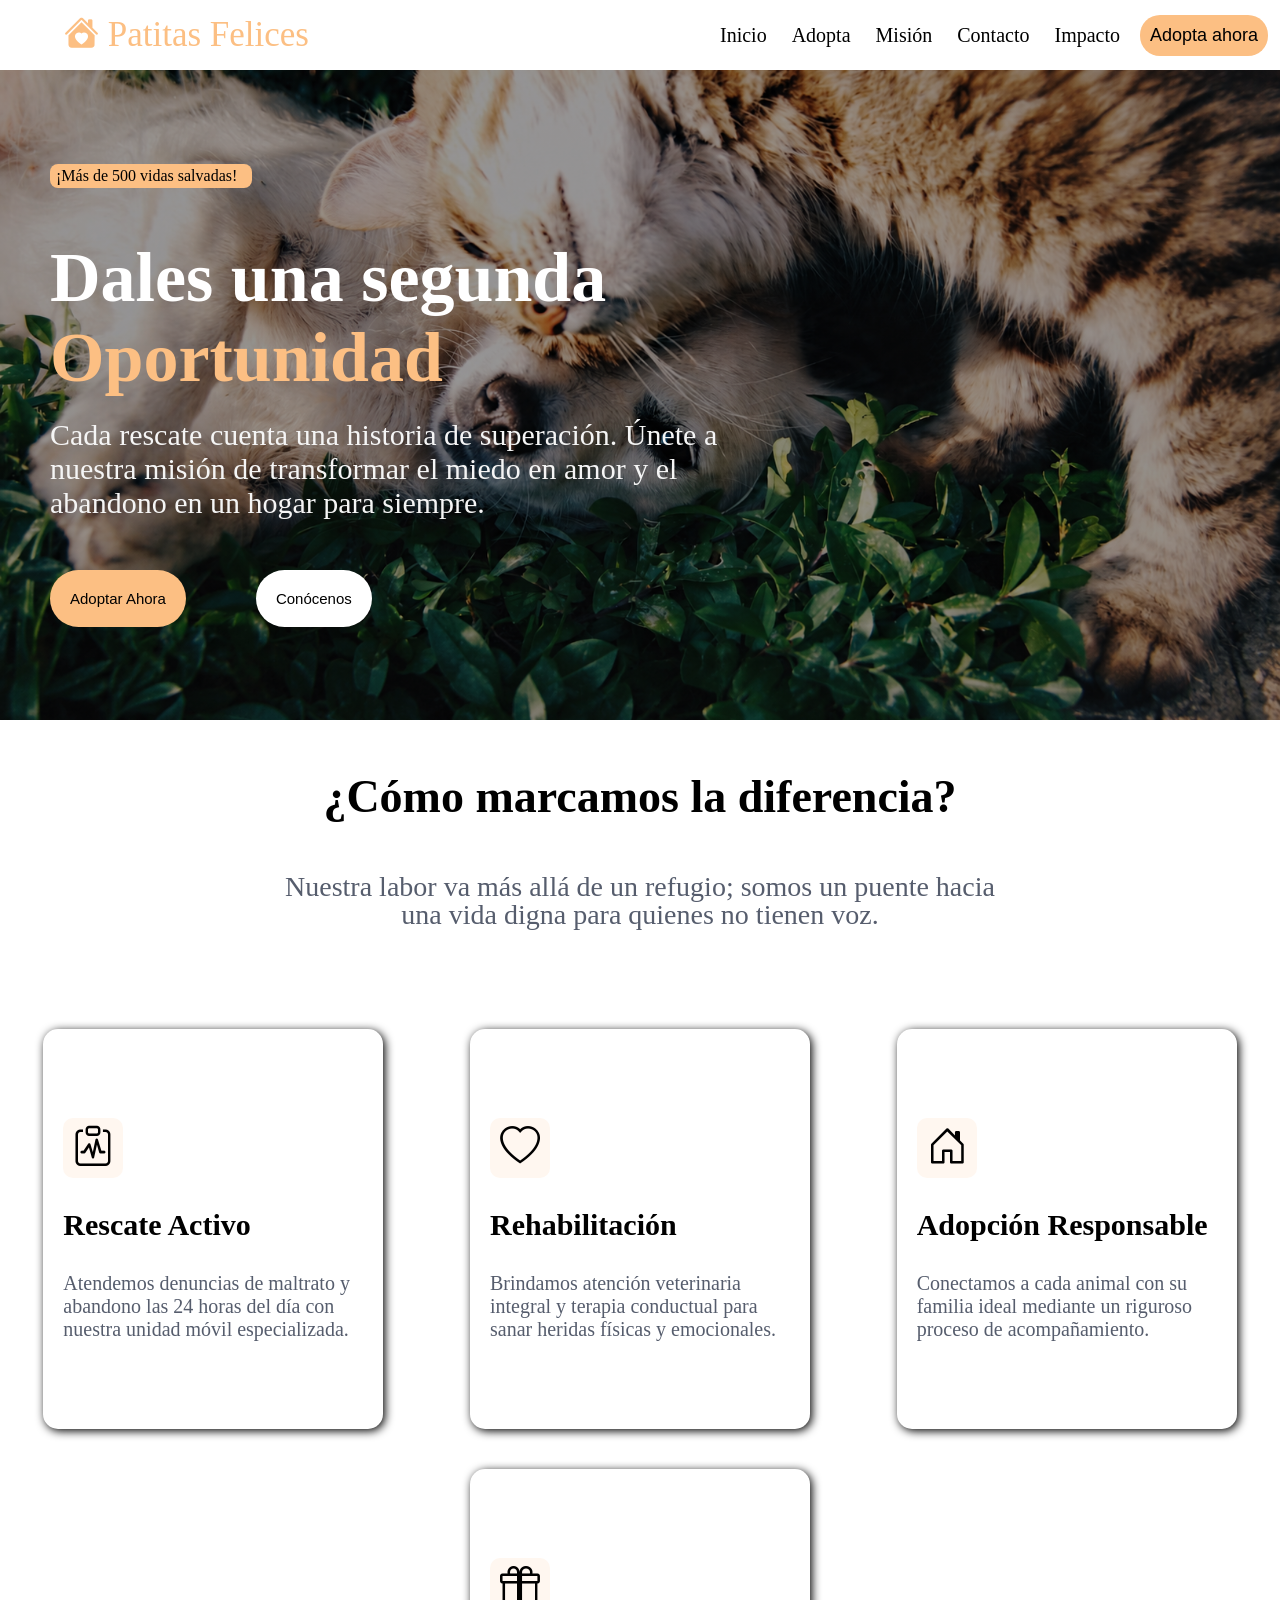
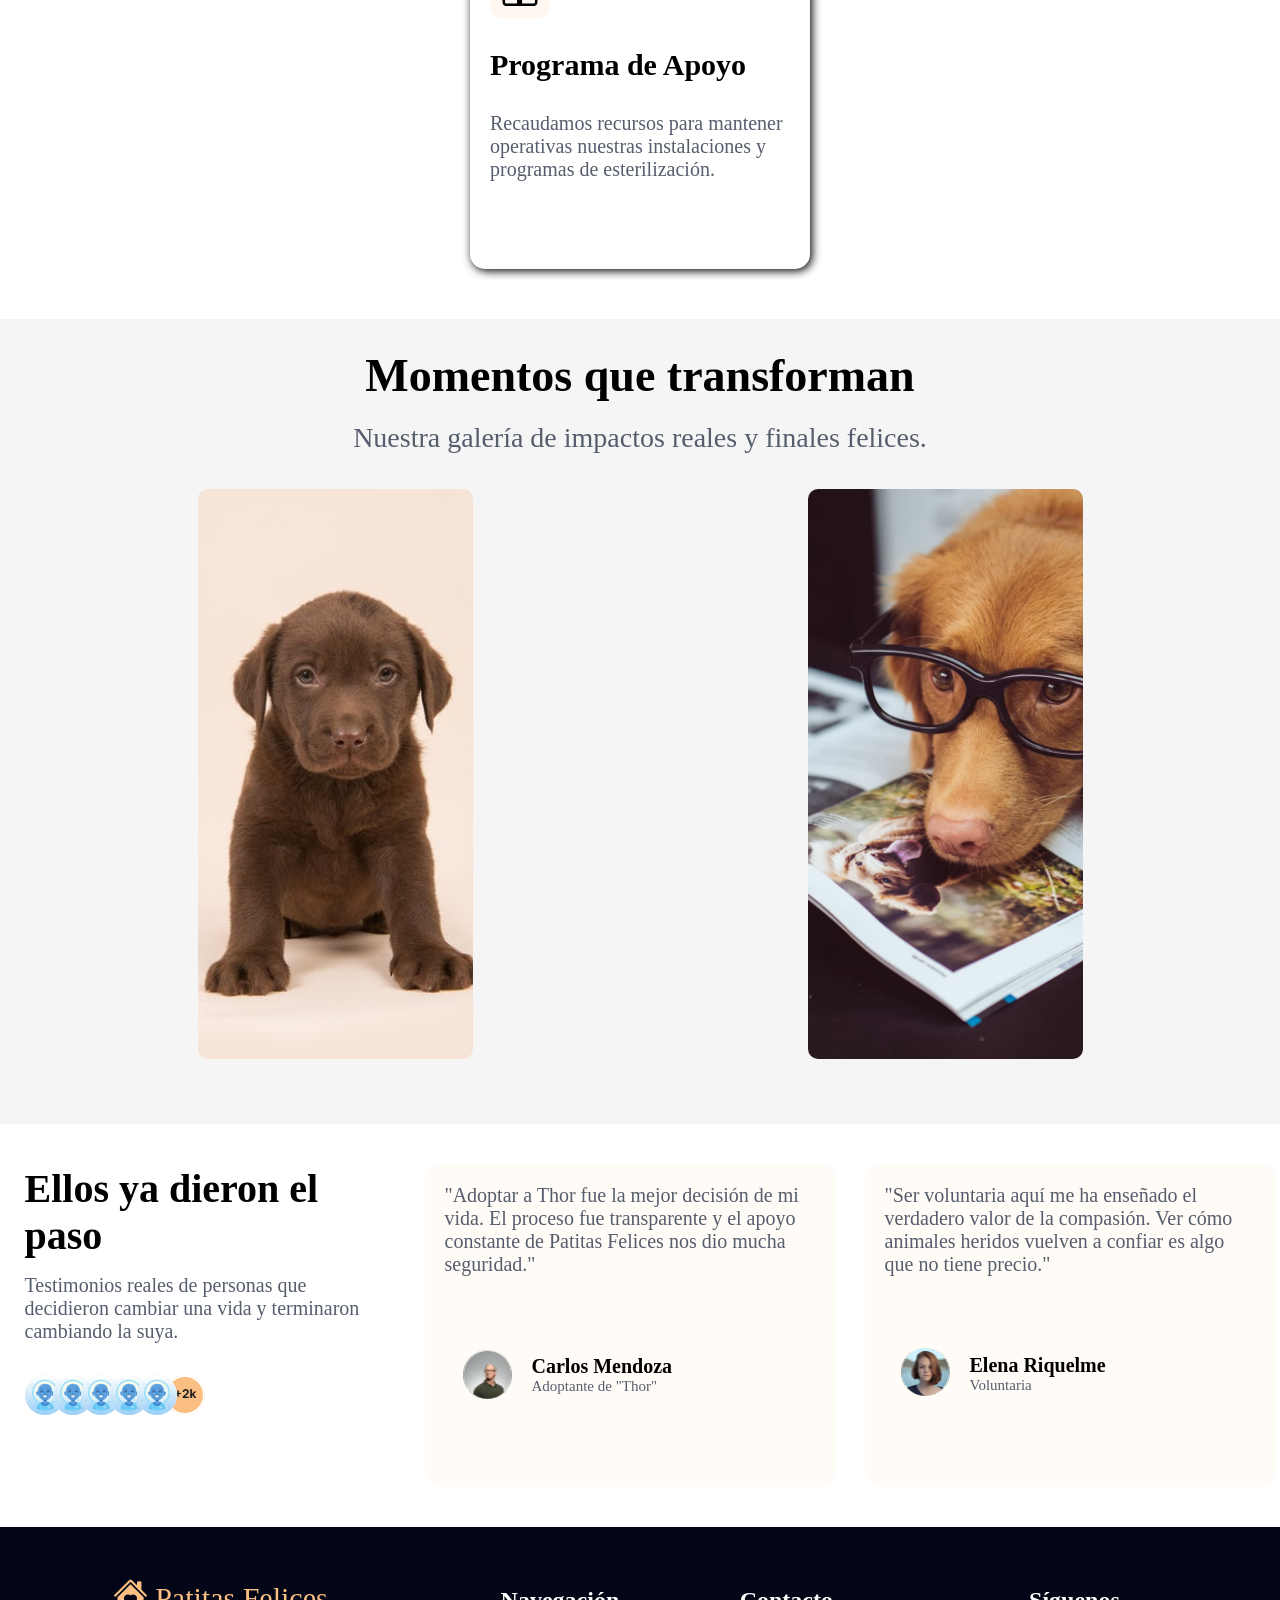
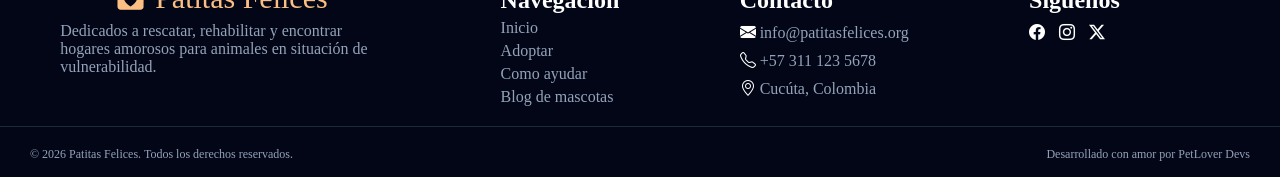
<file: index.html>
<!DOCTYPE html>
<html lang="es">

<head>
  <meta charset="UTF-8" />
  <meta name="viewport" content="width=device-width, initial-scale=1.0" />
  <link rel="stylesheet" href="/css/style.css" />
  <link rel="stylesheet" href="https://cdn.jsdelivr.net/npm/bootstrap-icons@1.13.1/font/bootstrap-icons.min.css" />
  <title>Patitas Felices</title>
</head>

<body>
  <header>
    <div class="titulo-nav">
      <i class="bi bi-house-heart-fill icon-nav"></i>
      Patitas Felices
    </div>
    <nav class="nav">
      <div class="enlaces-nav">
        <span>
          <i class="bi bi-heart"></i>
          <a href="index.html">Inicio</a>
        </span>
        <span>
          <i class="bi bi-search-heart"></i>
          <a href="adopcion.html">Adopta</a>
        </span>
        <span>
          <i class="bi bi-award"></i>
          <a href="mision.html#mision">Misión</a>
        </span>
        <span>
          <i class="bi bi-info-circle"></i>
          <a href="contacto.html">Contacto</a>
        </span>
        <span>
          <i class="bi bi-bar-chart"></i>
          <a href="impacto.html">Impacto</a>
        </span>
      </div>

      <a href="adopcion.html" class="btn-nav-a"
        ><button class="btn-nav">Adopta ahora</button></a
      >
    </nav>

  </header>
  <div class="fondo-nav"></div>
  <main>
    <div class="img">
      <p class="p-1">¡Más de 500 vidas salvadas!</p>
      <h2 class="h2-1">Dales una segunda</h2>
      <h2 class="h2-2">Oportunidad</h2>
      <p class="p-2">
        Cada rescate cuenta una historia de superación. Únete a nuestra misión
        de transformar el miedo en amor y el abandono en un hogar para
        siempre.
      </p>
      <div class="cont-btn-main">
        <a href="adopcion.html"><button class="btn-1">Adoptar Ahora</button></a>
        <a href="mision.html#mision"><button class="btn-2">Conócenos</button></a>
      </div>
    </div>

    <div class="cont-destacadas">
      <h2 class="titulo-principal">¿Cómo marcamos la diferencia?</h2>
      <p class="parrafo-principal">
        Nuestra labor va más allá de un refugio; somos un puente hacia una
        vida digna para quienes no tienen voz.
      </p>
      <div class="cont-tarjetas">
        <div class="tarjeta">
          <span><i class="bi bi-clipboard-pulse"></i></span>
          <h2>Rescate Activo</h2>
          <p>
            Atendemos denuncias de maltrato y abandono las 24 horas del día
            con nuestra unidad móvil especializada.
          </p>
        </div>
        <div class="tarjeta">
          <span><i class="bi bi-heart"></i></span>
          <h2>Rehabilitación</h2>
          <p>
            Brindamos atención veterinaria integral y terapia conductual para
            sanar heridas físicas y emocionales.
          </p>
        </div>

        <div class="tarjeta">
          <span><i class="bi bi-house-door"></i></span>
          <h2>Adopción Responsable</h2>
          <p>
            Conectamos a cada animal con su familia ideal mediante un riguroso
            proceso de acompañamiento.
          </p>
        </div>

        <div class="tarjeta">
          <span><i class="bi bi-gift"></i></span>
          <h2>Programa de Apoyo</h2>
          <p>
            Recaudamos recursos para mantener operativas nuestras
            instalaciones y programas de esterilización.
          </p>
        </div>
      </div>
    </div>
    <div class="cont-carrusel">

      <h2>Momentos que transforman</h2>
      <p>Nuestra galería de impactos reales y finales felices.</p>
      <div class="cont-imgs">
        <div class="img-1"></div>

        <div class="cont-img">
          <div class="img-2"></div>
          <div class="img-3"></div>
        </div>
        <div class="img-4"></div>
      </div>


    </div>
    </div>

    <section class="testimonios">

      <div class="cont-principal-test">
        <h2>Ellos ya dieron el paso</h2>
        <p>Testimonios reales de personas que decidieron cambiar una vida y terminaron cambiando la suya.</p>
        <img src="/img/visily-container.png" alt="">
      </div>

      <div class="cont-tarjeta-test">
        <p>"Adoptar a Thor fue la mejor decisión de mi vida. El proceso fue transparente y el apoyo constante de Patitas
          Felices nos dio mucha seguridad."</p>
        <div class="cont-persona">
          <img src="/img/visily-avatar.png" alt="">
          <span>
            <h4>Carlos Mendoza</h4>
            <p>Adoptante de "Thor"</p>
          </span>
        </div>
      </div>

      <div class="cont-tarjeta-test">
        <p>"Ser voluntaria aquí me ha enseñado el verdadero valor de la compasión. Ver cómo animales heridos vuelven a
          confiar es algo que no tiene precio."</p>
        <div class="cont-persona">
          <img src="/img/visily-avatar2.png" alt="">
          <span>
            <h4>Elena Riquelme</h4>
            <p>Voluntaria</p>
          </span>
        </div>
      </div>

    </section>

  </main>
  <footer>

    <div class="cont-principal">

      <div class="cont-logo">
        <span><i class="bi bi-house-heart-fill icon-nav"></i> Patitas
          Felices</span>
        <p>
          Dedicados a rescatar, rehabilitar y encontrar hogares amorosos para
          animales en situación de vulnerabilidad.
        </p>
      </div>

      <div class="cont-nav">
        <h2>Navegación</h2>
        <a href="index.html">Inicio</a>
        <a href="adopcion.html">Adoptar</a>
        <a href="contacto.html">Como ayudar</a>
        <a href="adopcion.html">Blog de mascotas</a>
      </div>

      <div class="cont-contacto-footer">
        <h2>Contacto</h2>
        <span><i class="bi bi-envelope-fill icon-redes"></i>
          info@patitasfelices.org</span>
        <span><i class="bi bi-telephone icon-redes"></i> +57 311 123 5678</span>
        <span><i class="bi bi-geo-alt icon-redes"></i> Cucúta, Colombia</span>
      </div>

      <div class="cont-redes">
        <h2>Síguenos</h2>
        <span>
          <a href="#"><i class="bi bi-facebook icon-redes"></i></a>
          <a href="#"><i class="bi bi-instagram icon-redes"></i></a>
          <a href="#"><i class="bi bi-twitter-x icon-redes"></i></a>
        </span>
      </div>

    </div>

    <hr />

    <div class="cont-derechAutor">
      <span>© 2026 Patitas Felices. Todos los derechos reservados.</span>
      <span>Desarrollado con amor por PetLover Devs</span>
    </div>

  </footer>
  <div class="fondo-nav-cel"></div>
</body>

</html>
</file>
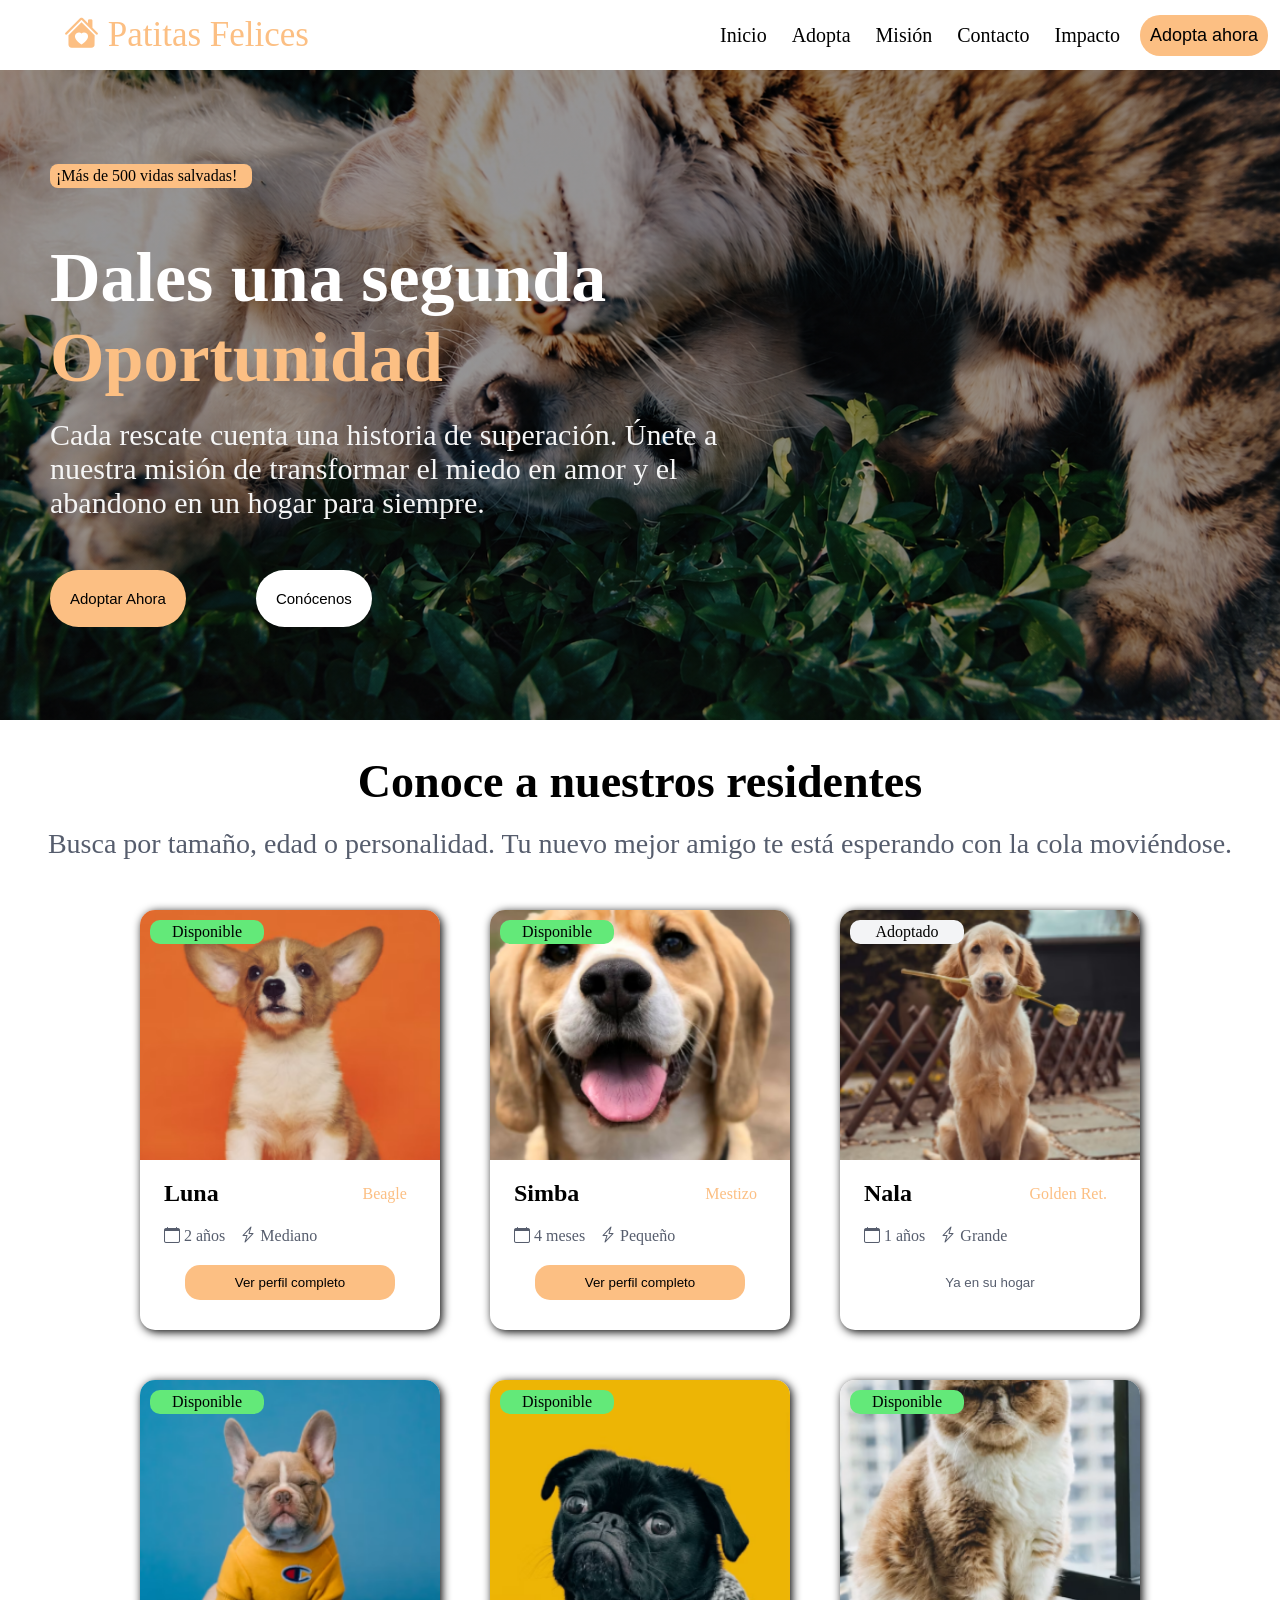
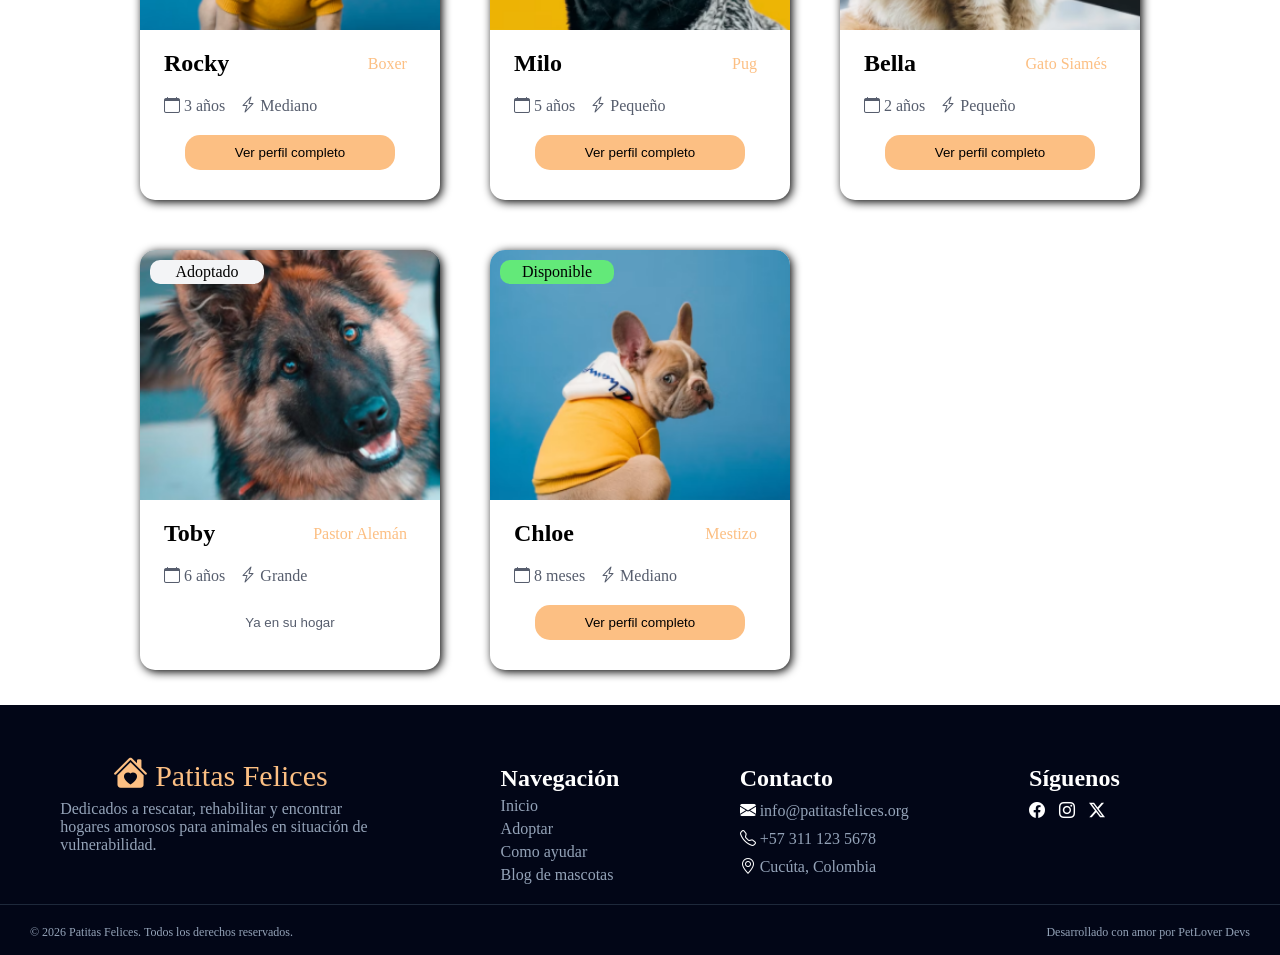
<file: adopcion.html>
<!DOCTYPE html>
<html lang="es">

<head>
    <meta charset="UTF-8">
    <meta name="viewport" content="width=device-width, initial-scale=1.0">
    <link rel="stylesheet" href="https://cdn.jsdelivr.net/npm/bootstrap-icons@1.13.1/font/bootstrap-icons.min.css">
    <link rel="stylesheet" href="/css/style.css">
    <title>Adopción</title>
</head>

<body>
    <header>
        <div class="titulo-nav">
            <i class="bi bi-house-heart-fill icon-nav"></i>
            Patitas Felices
        </div>
        <nav class="nav">
            <div class="enlaces-nav">
              <span>
                <i class="bi bi-heart"></i>
                <a href="index.html">Inicio</a>
              </span>
              <span>
                <i class="bi bi-search-heart"></i>
                <a href="adopcion.html">Adopta</a>
              </span>
              <span>
                <i class="bi bi-award"></i>
                <a href="mision.html#mision">Misión</a>
              </span>
              <span>
                <i class="bi bi-info-circle"></i>
                <a href="contacto.html">Contacto</a>
              </span>
              <span>
                <i class="bi bi-bar-chart"></i>
                <a href="impacto.html">Impacto</a>
              </span>
            </div>
    
            <a href="adopcion.html" class="btn-nav-a"
              ><button class="btn-nav">Adopta ahora</button></a
            >
          </nav>

    </header>
    <div class="fondo-nav"></div>
    <main>
        <div class="img">
            <p class="p-1">¡Más de 500 vidas salvadas!</p>
            <h2 class="h2-1">Dales una segunda</h2>
            <h2 class="h2-2">Oportunidad</h2>
            <p class="p-2">
                Cada rescate cuenta una historia de superación. Únete a nuestra misión
                de transformar el miedo en amor y el abandono en un hogar para
                siempre.
            </p>
            <div class="cont-btn-main">
                <a href="adopcion.html"><button class="btn-1">Adoptar Ahora</button></a>
                <a href="mision.html#mision"><button class="btn-2">Conócenos</button></a>
            </div>
        </div>
        <section class="cont-adopcion">
            <h2>Conoce a nuestros residentes</h2>
            <p>Busca por tamaño, edad o personalidad. Tu nuevo mejor amigo te está esperando con la cola moviéndose.</p>
            <div class="tarjetas-animales">

                <div class="tarjeta-animal">
                    <div class="img-adop-1 img-adop">
                        <p>Disponible</p>
                    </div>
                    <span class="tarjeta-titulo">
                        <h2>Luna</h2>
                        <p>Beagle</p>
                    </span>
                    <span class="tarjeta-descripcion">
                        <p><i class="bi bi-calendar"></i> 2 años</p>
                        <p><i class="bi bi-lightning-charge"></i> Mediano</p>
                    </span>
                    <a href="perfil.html#perfil"><button>Ver perfil completo</button></a>
                </div>
                <div class="tarjeta-animal">
                    <div class="img-adop-2 img-adop">
                        <p>Disponible</p>
                    </div>
                    <span class="tarjeta-titulo">
                        <h2>Simba</h2>
                        <p>Mestizo</p>
                    </span>
                    <span class="tarjeta-descripcion">
                        <p><i class="bi bi-calendar"></i> 4 meses</p>
                        <p><i class="bi bi-lightning-charge"></i> Pequeño</p>
                    </span>
                    <a href="perfil.html#perfil"><button>Ver perfil completo</button></a>

                </div>
                <div class="tarjeta-animal">
                    <div class="img-adop-3 img-adop">
                        <p>Adoptado</p>
                    </div>
                    <span class="tarjeta-titulo">
                        <h2>Nala</h2>
                        <p>Golden Ret.</p>
                    </span>
                    <span class="tarjeta-descripcion">
                        <p><i class="bi bi-calendar"></i> 1 años</p>
                        <p><i class="bi bi-lightning-charge"></i> Grande</p>
                    </span>
                    <button class="tarjeta-adop">Ya en su hogar</button>
                </div>
                <div class="tarjeta-animal">
                    <div class="img-adop-4 img-adop">
                        <p>Disponible</p>
                    </div>
                    <span class="tarjeta-titulo">
                        <h2>Rocky</h2>
                        <p>Boxer</p>
                    </span>
                    <span class="tarjeta-descripcion">
                        <p><i class="bi bi-calendar"></i> 3 años</p>
                        <p><i class="bi bi-lightning-charge"></i> Mediano</p>
                    </span>
                    <a href="perfil.html#perfil"><button>Ver perfil completo</button></a>
                </div>
                <div class="tarjeta-animal">
                    <div class="img-adop-5 img-adop">
                        <p>Disponible</p>
                    </div>
                    <span class="tarjeta-titulo">
                        <h2>Milo</h2>
                        <p>Pug</p>
                    </span>
                    <span class="tarjeta-descripcion">
                        <p><i class="bi bi-calendar"></i> 5 años</p>
                        <p><i class="bi bi-lightning-charge"></i> Pequeño</p>
                    </span>
                    <a href="perfil.html#perfil"><button>Ver perfil completo</button></a>
                </div>
                <div class="tarjeta-animal">
                    <div class="img-adop-6 img-adop">
                        <p>Disponible</p>
                    </div>
                    <span class="tarjeta-titulo">
                        <h2>Bella</h2>
                        <p>Gato Siamés</p>
                    </span>
                    <span class="tarjeta-descripcion">
                        <p><i class="bi bi-calendar"></i> 2 años</p>
                        <p><i class="bi bi-lightning-charge"></i> Pequeño</p>
                    </span>
                    <a href="perfil.html#perfil"><button>Ver perfil completo</button></a>
                </div>
                <div class="tarjeta-animal">
                    <div class="img-adop-7 img-adop">
                        <p>Adoptado</p>
                    </div>
                    <span class="tarjeta-titulo">
                        <h2>Toby</h2>
                        <p>Pastor Alemán</p>
                    </span>
                    <span class="tarjeta-descripcion">
                        <p><i class="bi bi-calendar"></i> 6 años</p>
                        <p><i class="bi bi-lightning-charge"></i> Grande</p>
                    </span>
                    <button class="tarjeta-adop">Ya en su hogar</button>
                </div>
                <div class="tarjeta-animal">
                    <div class="img-adop-8 img-adop">
                        <p>Disponible</p>
                    </div>
                    <span class="tarjeta-titulo">
                        <h2>Chloe</h2>
                        <p>Mestizo</p>
                    </span>
                    <span class="tarjeta-descripcion">
                        <p><i class="bi bi-calendar"></i> 8 meses</p>
                        <p><i class="bi bi-lightning-charge"></i> Mediano</p>
                    </span>
                    <a href="perfil.html#perfil"><button>Ver perfil completo</button></a>
                </div>

            </div>
        </section>
    </main>
    <footer>

        <div class="cont-principal">

            <div class="cont-logo">
                <span><i class="bi bi-house-heart-fill icon-nav"></i> Patitas
                    Felices</span>
                <p>
                    Dedicados a rescatar, rehabilitar y encontrar hogares amorosos para
                    animales en situación de vulnerabilidad.
                </p>
            </div>

            <div class="cont-nav">
                <h2>Navegación</h2>
                <a href="index.html">Inicio</a>
                <a href="adopcion.html">Adoptar</a>
                <a href="contacto.html">Como ayudar</a>
                <a href="adopcion.html">Blog de mascotas</a>
            </div>

            <div class="cont-contacto-footer">
                <h2>Contacto</h2>
                <span><i class="bi bi-envelope-fill icon-redes"></i>
                    info@patitasfelices.org</span>
                <span><i class="bi bi-telephone icon-redes"></i> +57 311 123 5678</span>
                <span><i class="bi bi-geo-alt icon-redes"></i> Cucúta, Colombia</span>
            </div>

            <div class="cont-redes">
                <h2>Síguenos</h2>
                <span>
                    <a href="#"><i class="bi bi-facebook icon-redes"></i></a>
                    <a href="#"><i class="bi bi-instagram icon-redes"></i></a>
                    <a href="#"><i class="bi bi-twitter-x icon-redes"></i></a>
                </span>
            </div>

        </div>

        <hr />

        <div class="cont-derechAutor">
            <span>© 2026 Patitas Felices. Todos los derechos reservados.</span>
            <span>Desarrollado con amor por PetLover Devs</span>
        </div>

    </footer>
    <div class="fondo-nav-cel"></div>
</body>

</html>
</file>
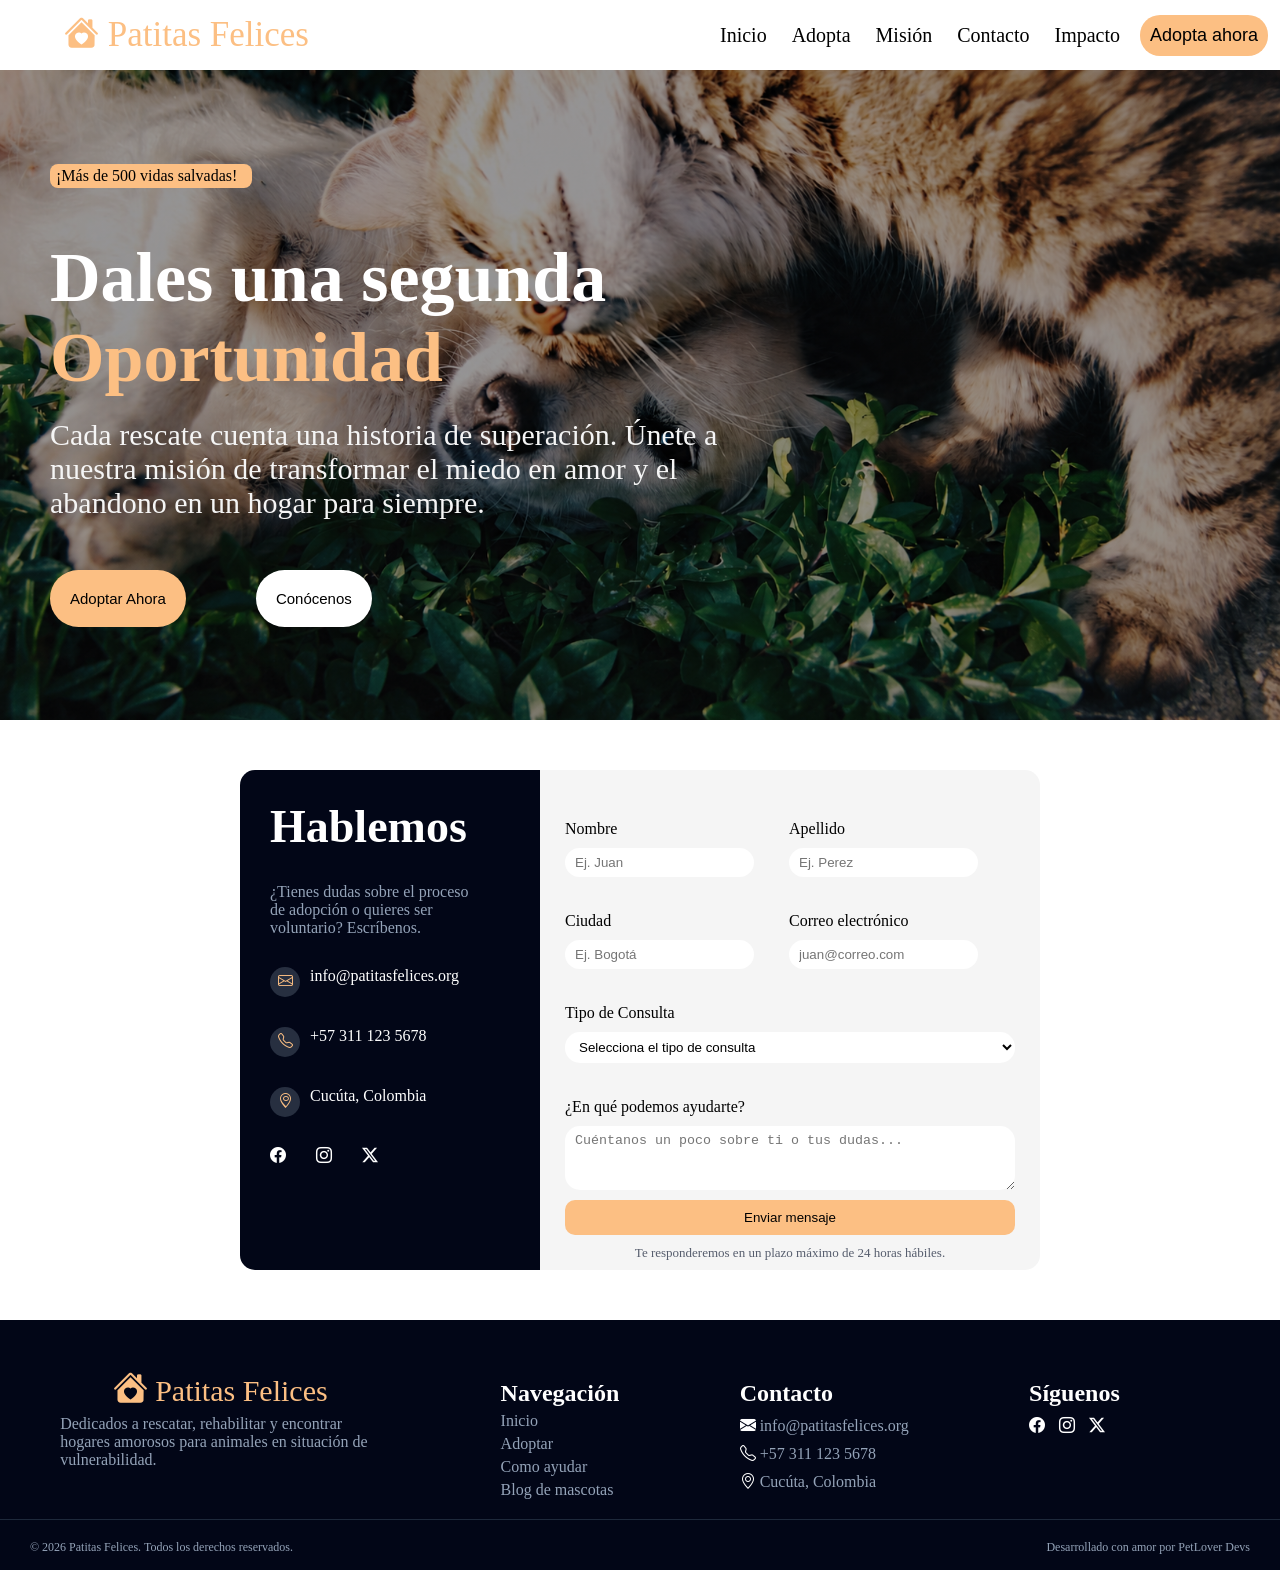
<file: contacto.html>
<!DOCTYPE html>
<html lang="es">

<head>
    <meta charset="UTF-8">
    <meta name="viewport" content="width=device-width, initial-scale=1.0">
    <link rel="stylesheet" href="https://cdn.jsdelivr.net/npm/bootstrap-icons@1.13.1/font/bootstrap-icons.min.css">
    <link rel="stylesheet" href="/css/style.css">
    <title>Contacto</title>
</head>

<body>
    <header>
        <div class="titulo-nav">
            <i class="bi bi-house-heart-fill icon-nav"></i>
            Patitas Felices
        </div>
        <nav class="nav">
            <div class="enlaces-nav">
              <span>
                <i class="bi bi-heart"></i>
                <a href="index.html">Inicio</a>
              </span>
              <span>
                <i class="bi bi-search-heart"></i>
                <a href="adopcion.html">Adopta</a>
              </span>
              <span>
                <i class="bi bi-award"></i>
                <a href="mision.html#mision">Misión</a>
              </span>
              <span>
                <i class="bi bi-info-circle"></i>
                <a href="contacto.html">Contacto</a>
              </span>
              <span>
                <i class="bi bi-bar-chart"></i>
                <a href="impacto.html">Impacto</a>
              </span>
            </div>
    
            <a href="adopcion.html" class="btn-nav-a"
              ><button class="btn-nav">Adopta ahora</button></a
            >
          </nav>

    </header>
    <div class="fondo-nav"></div>
    <main>
        <div class="img">
            <p class="p-1">¡Más de 500 vidas salvadas!</p>
            <h2 class="h2-1">Dales una segunda</h2>
            <h2 class="h2-2">Oportunidad</h2>
            <p class="p-2">
                Cada rescate cuenta una historia de superación. Únete a nuestra misión
                de transformar el miedo en amor y el abandono en un hogar para
                siempre.
            </p>
            <div class="cont-btn-main">
                <a href="adopcion.html"><button class="btn-1">Adoptar Ahora</button></a>
                <a href="mision.html#mision"><button class="btn-2">Conócenos</button></a>
            </div>
        </div>
        <section class="cont-contacto">

            <div class="contacto-info">

                <h2>Hablemos</h2>
                <p class="contacto-descripcion">¿Tienes dudas sobre el proceso de adopción o quieres ser voluntario?
                    Escríbenos.</p>

                <div class="contacto-datos">

                    <span class="contacto-item">
                        <span class="contacto-icono"><i class="bi bi-envelope"></i></span>
                        <p>info@patitasfelices.org</p>
                    </span>

                    <span class="contacto-item">
                        <span class="contacto-icono"><i class="bi bi-telephone"></i></span>
                        <p>+57 311 123 5678</p>
                    </span>

                    <span class="contacto-item">
                        <span class="contacto-icono"><i class="bi bi-geo-alt"></i></span>
                        <p>Cucúta, Colombia</p>
                    </span>

                </div>

                <div class="contacto-redes">

                    <a href="#"><i class="bi bi-facebook icon-redes"></i></a>
                    <a href="#"><i class="bi bi-instagram icon-redes"></i></a>
                    <a href="#"><i class="bi bi-twitter-x icon-redes"></i></a>

                </div>

            </div>
            <div class="contacto-formulario">
                <form class="formulario">
                    <div class="form-fila">
                        <div class="form-grupo">
                            <label for="nombre">Nombre</label>
                            <input type="text" id="nombre" name="nombre" placeholder="Ej. Juan" required>
                        </div>
                        <div class="form-grupo">
                            <label for="apellido">Apellido</label>
                            <input type="text" id="apellido" name="apellido" placeholder="Ej. Perez" required>
                        </div>
                    </div>
                    <div class="form-fila">
                        <div class="form-grupo">
                            <label for="ciudad">Ciudad</label>
                            <input type="text" id="ciudad" name="ciudad" placeholder="Ej. Bogotá" required>
                        </div>
                        <div class="form-grupo">
                            <label for="correo">Correo electrónico</label>
                            <input type="email" id="correo" name="correo" placeholder="juan@correo.com" required>
                        </div>
                    </div>
                    <div class="form-grupo">
                        <label for="consulta">Tipo de Consulta</label>
                        <select name="consulta" id="consulta" required>
                            <option selected disabled>
                                Selecciona el tipo de consulta
                            </option>
                            <option>Adopción</option>
                            <option>Donación</option>
                            <option>Voluntariado</option>
                            <option>Información general</option>
                            <option>Otro</option>
                        </select>
                    </div>
                    <div class="form-grupo">
                        <label for="mensaje">¿En qué podemos ayudarte?</label>
                        <textarea name="mensaje" id="mensaje" placeholder="Cuéntanos un poco sobre ti o tus dudas..."
                            required></textarea>
                    </div>

                </form>
                <button>Enviar mensaje</button>
                <p>Te responderemos en un plazo máximo de 24 horas hábiles.</p>
            </div>
        </section>
    </main>
    <footer>

        <div class="cont-principal">

            <div class="cont-logo">
                <span><i class="bi bi-house-heart-fill icon-nav"></i> Patitas
                    Felices</span>
                <p>
                    Dedicados a rescatar, rehabilitar y encontrar hogares amorosos para
                    animales en situación de vulnerabilidad.
                </p>
            </div>

            <div class="cont-nav">
                <h2>Navegación</h2>
                <a href="index.html">Inicio</a>
                <a href="adopcion.html">Adoptar</a>
                <a href="contacto.html">Como ayudar</a>
                <a href="adopcion.html">Blog de mascotas</a>
            </div>

            <div class="cont-contacto-footer">
                <h2>Contacto</h2>
                <span><i class="bi bi-envelope-fill icon-redes"></i>
                    info@patitasfelices.org</span>
                <span><i class="bi bi-telephone icon-redes"></i> +57 311 123 5678</span>
                <span><i class="bi bi-geo-alt icon-redes"></i> Cucúta, Colombia</span>
            </div>

            <div class="cont-redes">
                <h2>Síguenos</h2>
                <span>
                    <a href="#"><i class="bi bi-facebook icon-redes"></i></a>
                    <a href="#"><i class="bi bi-instagram icon-redes"></i></a>
                    <a href="#"><i class="bi bi-twitter-x icon-redes"></i></a>
                </span>
            </div>

        </div>

        <hr />

        <div class="cont-derechAutor">
            <span>© 2026 Patitas Felices. Todos los derechos reservados.</span>
            <span>Desarrollado con amor por PetLover Devs</span>
        </div>

    </footer>
    <div class="fondo-nav-cel"></div>
</body>

</html>
</file>
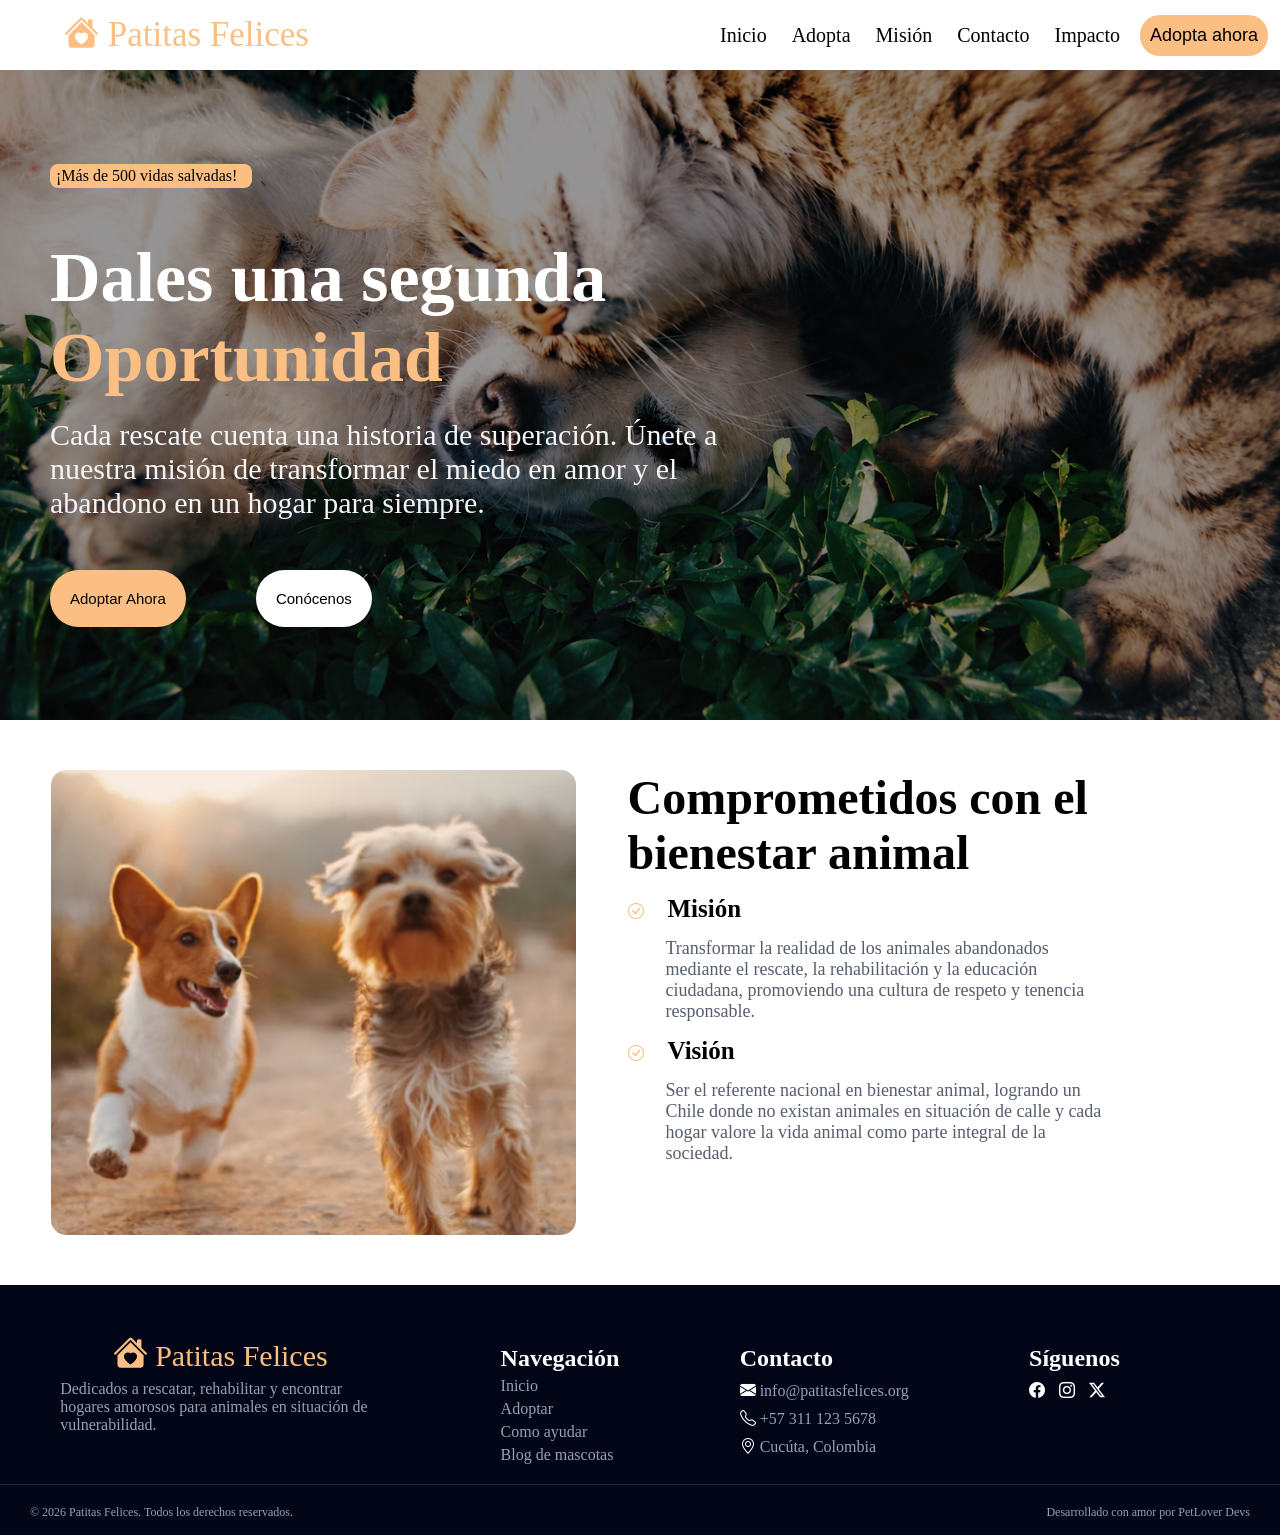
<file: mision.html>
<!DOCTYPE html>
<html lang="es">

<head>
    <meta charset="UTF-8">
    <meta name="viewport" content="width=device-width, initial-scale=1.0">
    <link rel="stylesheet" href="https://cdn.jsdelivr.net/npm/bootstrap-icons@1.13.1/font/bootstrap-icons.min.css">
    <title>Patitas Felices</title>
    <link rel="stylesheet" href="/css/style.css">
    <title>Misión y Visión</title>
</head>

<body>
    <header>
        <div class="titulo-nav">
            <i class="bi bi-house-heart-fill icon-nav"></i>
            Patitas Felices
        </div>
        <nav class="nav">
            <div class="enlaces-nav">
              <span>
                <i class="bi bi-heart"></i>
                <a href="index.html">Inicio</a>
              </span>
              <span>
                <i class="bi bi-search-heart"></i>
                <a href="adopcion.html">Adopta</a>
              </span>
              <span>
                <i class="bi bi-award"></i>
                <a href="mision.html#mision">Misión</a>
              </span>
              <span>
                <i class="bi bi-info-circle"></i>
                <a href="contacto.html">Contacto</a>
              </span>
              <span>
                <i class="bi bi-bar-chart"></i>
                <a href="impacto.html">Impacto</a>
              </span>
            </div>
    
            <a href="adopcion.html" class="btn-nav-a"
              ><button class="btn-nav">Adopta ahora</button></a
            >
          </nav>

    </header>
    <div class="fondo-nav"></div>
    <main>
        <div class="img">
            <p class="p-1">¡Más de 500 vidas salvadas!</p>
            <h2 class="h2-1">Dales una segunda</h2>
            <h2 class="h2-2">Oportunidad</h2>
            <p class="p-2">
                Cada rescate cuenta una historia de superación. Únete a nuestra misión
                de transformar el miedo en amor y el abandono en un hogar para
                siempre.
            </p>
            <div class="cont-btn-main">
                <a href="adopcion.html"><button class="btn-1">Adoptar Ahora</button></a>
                <a href="mision.html#mision"><button class="btn-2">Conócenos</button></a>
            </div>
        </div>

        <section class="cont-mision-vision" id="mision">

            <div class="cont-img-principal"></div>

            <div class="cont-contenido">
                <h2>Comprometidos con el bienestar animal</h2>

                <span>
                    <i class="bi bi-check-circle check-circle"></i>
                    <h3>Misión</h3>
                </span>
                <p>Transformar la realidad de los animales abandonados mediante el rescate, la rehabilitación y
                    la educación ciudadana, promoviendo una cultura de respeto y tenencia responsable.</p>

                <span>
                    <i class="bi bi-check-circle check-circle"></i>
                    <h3>Visión</h3>
                </span>
                <p>Ser el referente nacional en bienestar animal, logrando un Chile donde no existan animales en
                    situación de calle y cada hogar valore la vida animal como parte integral de la sociedad.
                </p>


            </div>
            <section>


            </section>
    </main>

    <footer>

        <div class="cont-principal">

            <div class="cont-logo">
                <span><i class="bi bi-house-heart-fill icon-nav"></i> Patitas
                    Felices</span>
                <p>
                    Dedicados a rescatar, rehabilitar y encontrar hogares amorosos para
                    animales en situación de vulnerabilidad.
                </p>
            </div>

            <div class="cont-nav">
                <h2>Navegación</h2>
                <a href="index.html">Inicio</a>
                <a href="adopcion.html">Adoptar</a>
                <a href="contacto.html">Como ayudar</a>
                <a href="adopcion.html">Blog de mascotas</a>
            </div>

            <div class="cont-contacto-footer">
                <h2>Contacto</h2>
                <span><i class="bi bi-envelope-fill icon-redes"></i>
                    info@patitasfelices.org</span>
                <span><i class="bi bi-telephone icon-redes"></i> +57 311 123 5678</span>
                <span><i class="bi bi-geo-alt icon-redes"></i> Cucúta, Colombia</span>
            </div>

            <div class="cont-redes">
                <h2>Síguenos</h2>
                <span>
                    <a href="#"><i class="bi bi-facebook icon-redes"></i></a>
                    <a href="#"><i class="bi bi-instagram icon-redes"></i></a>
                    <a href="#"><i class="bi bi-twitter-x icon-redes"></i></a>
                </span>
            </div>

        </div>

        <hr />

        <div class="cont-derechAutor">
            <span>© 2026 Patitas Felices. Todos los derechos reservados.</span>
            <span>Desarrollado con amor por PetLover Devs</span>
        </div>

    </footer>
    <div class="fondo-nav-cel"></div>
</body>

</html>
</file>
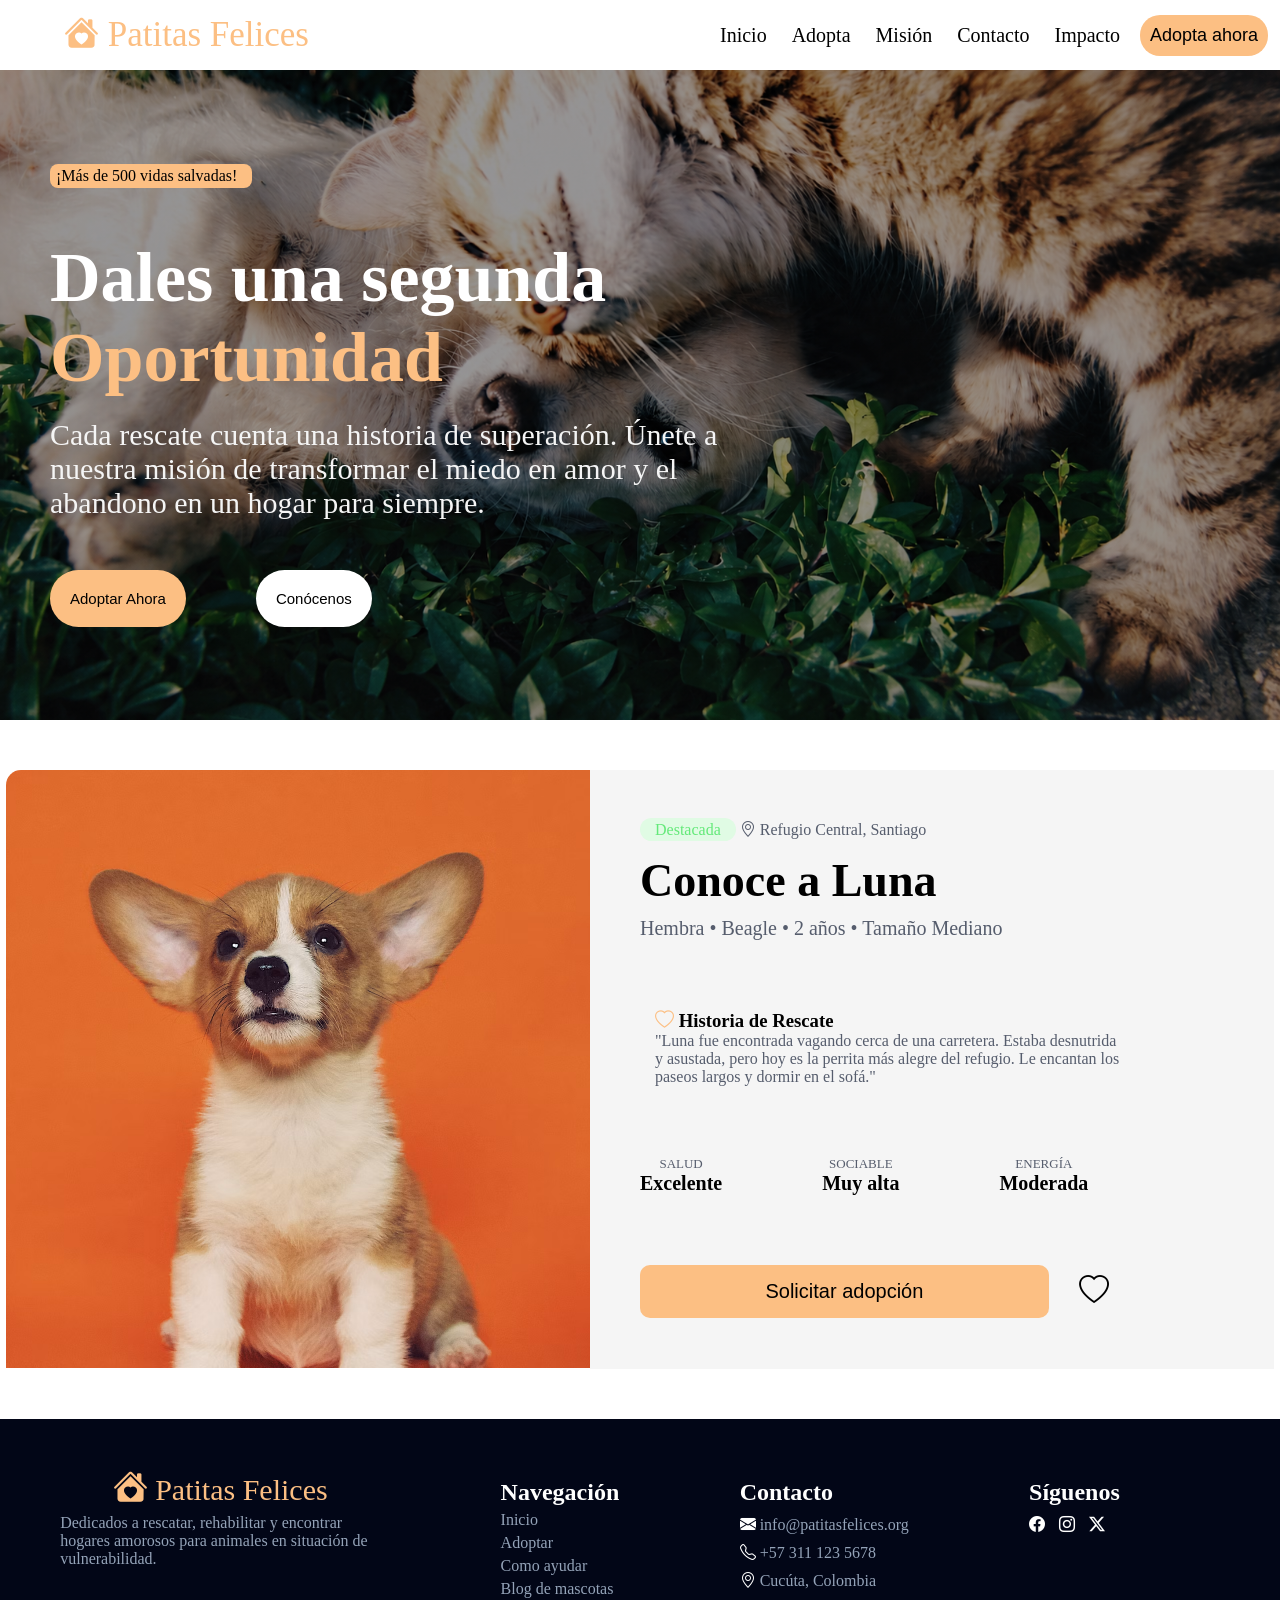
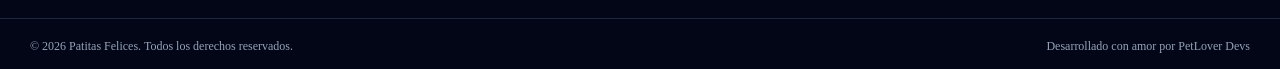
<file: perfil.html>
<!DOCTYPE html>
<html lang="es">
  <head>
    <meta charset="UTF-8" />
    <meta name="viewport" content="width=device-width, initial-scale=1.0" />
    <link
      rel="stylesheet"
      href="https://cdn.jsdelivr.net/npm/bootstrap-icons@1.13.1/font/bootstrap-icons.min.css"
    />
    <link rel="stylesheet" href="/css/style.css" />
    <title>Perfil</title>
  </head>

  <body>
    <header>
      <div class="titulo-nav">
        <i class="bi bi-house-heart-fill icon-nav"></i>
        Patitas Felices
      </div>
      <nav class="nav">
        <div class="enlaces-nav">
          <span>
            <i class="bi bi-heart"></i>
            <a href="index.html">Inicio</a>
          </span>
          <span>
            <i class="bi bi-search-heart"></i>
            <a href="adopcion.html">Adopta</a>
          </span>
          <span>
            <i class="bi bi-award"></i>
            <a href="mision.html#mision">Misión</a>
          </span>
          <span>
            <i class="bi bi-info-circle"></i>
            <a href="contacto.html">Contacto</a>
          </span>
          <span>
            <i class="bi bi-bar-chart"></i>
            <a href="impacto.html">Impacto</a>
          </span>
        </div>

        <a href="adopcion.html" class="btn-nav-a"
          ><button class="btn-nav">Adopta ahora</button></a
        >
      </nav>
    </header>
    <div class="fondo-nav"></div>
    <main>
      <div class="img">
        <p class="p-1">¡Más de 500 vidas salvadas!</p>
        <h2 class="h2-1">Dales una segunda</h2>
        <h2 class="h2-2">Oportunidad</h2>
        <p class="p-2">
          Cada rescate cuenta una historia de superación. Únete a nuestra misión
          de transformar el miedo en amor y el abandono en un hogar para
          siempre.
        </p>
        <div class="cont-btn-main">
          <a href="adopcion.html"
            ><button class="btn-1">Adoptar Ahora</button></a
          >
          <a href="mision.html#mision"
            ><button class="btn-2">Conócenos</button></a
          >
        </div>
      </div>
      <section class="cont-perfil" id="perfil">
        <div class="img-perfil"></div>
        <div class="info-perfil">
          <span class="perfil-ubicacion">
            <p class="perfil-ubicacion-p-1">Destacada</p>
            <p class="perfil-ubicacion-p-2">
              <i class="bi bi-geo-alt"></i> Refugio Central, Santiago
            </p>
          </span>
          <h2>Conoce a Luna</h2>
          <p class="perfil-caracteristicas">
            Hembra • Beagle • 2 años • Tamaño Mediano
          </p>
          <span class="perfil-historia">
            <h3><i class="bi bi-heart"></i> Historia de Rescate</h3>
            <p>
              "Luna fue encontrada vagando cerca de una carretera. Estaba
              desnutrida y asustada, pero hoy es la perrita más alegre del
              refugio. Le encantan los paseos largos y dormir en el sofá."
            </p>
          </span>
          <div class="perfil-stats">
            <span class="stat-item">
              <p>SALUD</p>
              <h4>Excelente</h4>
            </span>
            <span class="stat-item">
              <p>SOCIABLE</p>
              <h4>Muy alta</h4>
            </span>
            <span class="stat-item">
              <p>ENERGÍA</p>
              <h4>Moderada</h4>
            </span>
          </div>
          <div class="perfil-acciones">
            <button>Solicitar adopción</button>
            <i class="bi bi-heart"></i>
          </div>
        </div>
      </section>
    </main>
    <footer>
      <div class="cont-principal">
        <div class="cont-logo">
          <span
            ><i class="bi bi-house-heart-fill icon-nav"></i> Patitas
            Felices</span
          >
          <p>
            Dedicados a rescatar, rehabilitar y encontrar hogares amorosos para
            animales en situación de vulnerabilidad.
          </p>
        </div>

        <div class="cont-nav">
          <h2>Navegación</h2>
          <a href="index.html">Inicio</a>
          <a href="adopcion.html">Adoptar</a>
          <a href="contacto.html">Como ayudar</a>
          <a href="adopcion.html">Blog de mascotas</a>
        </div>

        <div class="cont-contacto-footer">
          <h2>Contacto</h2>
          <span
            ><i class="bi bi-envelope-fill icon-redes"></i>
            info@patitasfelices.org</span
          >
          <span
            ><i class="bi bi-telephone icon-redes"></i> +57 311 123 5678</span
          >
          <span><i class="bi bi-geo-alt icon-redes"></i> Cucúta, Colombia</span>
        </div>

        <div class="cont-redes">
          <h2>Síguenos</h2>
          <span>
            <a href="#"><i class="bi bi-facebook icon-redes"></i></a>
            <a href="#"><i class="bi bi-instagram icon-redes"></i></a>
            <a href="#"><i class="bi bi-twitter-x icon-redes"></i></a>
          </span>
        </div>
      </div>

      <hr />

      <div class="cont-derechAutor">
        <span>© 2026 Patitas Felices. Todos los derechos reservados.</span>
        <span>Desarrollado con amor por PetLover Devs</span>
      </div>
    </footer>
    <div class="fondo-nav-cel"></div>
  </body>
</html>
</file>
<file: css/style.css>
* {
    margin: 0;
    padding: 0;
}

body {
    background-color: white
}

hr {
    border: none;
    height: 1px;
    background-color: #1E293B;
}

button,
a {
    cursor: pointer;
    text-decoration: none;
}

.fondo-nav {
    background-color: white;
    height: 70px;
    width: 100%;
}

header {
    width: 100%;
    height: 70px;
    background-color: rgba(255, 255, 255, 0.5);
    display: flex;
    align-items: center;
    position: fixed;
    justify-content: space-between;
    z-index: 100;
}

.nav {

    display: flex;
    width: 50%;
    height: 70px;
    align-items: center;
    justify-content: flex-end;
    gap: 15px;
}

.btn-nav-a {
    width: 140px;
}

.btn-nav {
    background-color: #FCBF83;
    border-radius: 20px;
    padding: 10px 10px;
    border: none;
    margin-right: 5%;
    font-size: 18px;
}

.btn-nav:hover {
    transform: scale(0.9);
    color: white;
    box-shadow: 0 3px 5px gray;
}

.icon-nav {
    color: #FCBF83;
    font-size: 35px;
}

.titulo-nav {
    color: #FCBF83;
    font-size: 35px;
    margin-left: 5%;
}

.enlaces-nav {
    display: flex;
    gap: 15px;
}
.enlaces-nav i{
    display: none;
}
.enlaces-nav a {
    text-decoration: none;
    font-size: 20px;
    color: black;
    padding: 3px 5px;

}

.enlaces-nav a:hover {
    background-color: #FCBF83;
    border-radius: 20px;
    padding: 3px 5px;


}

.img {
    width: 100%;
    height: 650px;

    background:
        linear-gradient(rgba(0, 0, 0, 0.4), rgba(0, 0, 0, 0.4)),
        url("/img/img-fondo1.png");
    background-size: cover;
    background-repeat: no-repeat;
    background-position: center;
    display: flex;
    flex-direction: column;
    justify-content: center;
}

.img p,
.img h2 {
    margin-left: 50px;
}

.img .p-1 {
    background-color: #FCBF83;
    max-width: 190px;
    border-radius: 8px;
    padding: 3px 6px;
    margin-bottom: 50px;
}

.img .p-2 {
    max-width: 700px;
    color: whitesmoke;
    font-size: 30px;
}

.img h2 {
    color: white;
    font-size: 70px;
}


.img .h2-2 {
    color: #FCBF83;
    margin-bottom: 20px;
}

.cont-btn-main {
    margin-top: 50px;
    display: flex;
    gap: 70px;
    margin-left: 50px;
}

.img button {
    display: inline;
    max-width: 150px;
    background-color: #FCBF83;
    border: none;
    border-radius: 30px;
    padding: 20px 20px;
    font-size: 15px;
}

.img button:hover {
    transform: scale(1.1);
    box-shadow: 0 4px 2px white;
}

.img .btn-2 {
    background-color: white;
}

.img .btn-2:hover {
    box-shadow: 0 4px 2px #FCBF83;
}

footer {
    width: 100%;
    background-color: #020617;
}

.cont-principal .cont-nav {
    display: flex;
    align-items: center;
    flex-direction: column;
    align-items: flex-start;
    gap: 5px;
    margin-bottom: 20px;
}

.cont-nav a {
    color: white;
}

footer .cont-principal {
    width: 100%;
    color: white;
    display: flex;
    justify-content: space-around;
    align-items: baseline;
}

.cont-logo {
    width: 25%;
    margin-top: 50px;
    display: flex;
    flex-direction: column;
    gap: 5px;
}

.cont-logo p,
.cont-nav a,
.cont-contacto-footer span {
    color: #94A3B8;
}

.cont-logo span {
    color: #FCBF83;
    font-size: 30px;
    align-self: center;
}

.cont-contacto-footer {
    display: flex;
    flex-direction: column;
    gap: 10px;
}

.cont-contacto-footer {
    display: flex;
    flex-direction: column;
    gap: 10px;
}

.cont-redes {
    margin-right: 100px;
    display: flex;
    flex-direction: column;
    gap: 10px;
}

.cont-redes span a {
    margin-right: 10px;
}

.icon-redes {
    color: white;
}

.cont-derechAutor {
    width: 100%;
    height: 50px;
    color: white;
    display: flex;
    justify-content: space-between;
    flex-wrap: wrap;

}

.cont-derechAutor span {
    margin: 20px 30px;
    font-size: 12px;
    color: #94A3B8;
}

.cont-destacadas {
    background-color: white;
}

.cont-destacadas .titulo-principal,
.cont-destacadas .parrafo-principal {
    text-align: center;
    padding-top: 50px;
}

.cont-destacadas .titulo-principal {
    font-size: 46px;
}

.cont-destacadas .parrafo-principal {
    max-width: 718px;
    margin: 0 auto;
    font-size: 28px;
    line-height: 28px;
    color: #565D6DFF;
}

.cont-tarjetas {
    margin-top: 100px;
    width: 100%;
    min-height: 500px;
    display: flex;
    flex-direction: row;
    justify-content: space-around;
    flex-wrap: wrap;
    row-gap: 40px;
    padding-bottom: 50px;
}

.tarjeta {
    display: flex;
    flex-direction: column;
    justify-content: center;
    align-items: flex;
    width: 300px;
    height: 400px;
    background-color: white;
    padding: 0 20px;
    border-radius: 15px;
    box-shadow: 2px 2px 10px black;
    row-gap: 30px;

}

.tarjeta:hover {
    transform: scale(0.95);
}

.tarjeta h2 {
    font-size: 30px;
}

.tarjeta p {
    font-size: 20px;
    color: #565D6DFF;
}

.tarjeta span {
    display: flex;
    align-items: center;
    justify-content: center;
    width: 60px;
    height: 60px;
    border-radius: 10px;
    background-color: #FFF7F0FF;
}

.tarjeta span i {
    font-size: 40px;
}

.cont-img {
    display: flex;
    flex-direction: column;
    gap: 20px;
    height: 570px;
}

.cont-imgs {
    width: 100%;
    height: 600px;
    display: flex;
    flex-direction: row;
    justify-content: center;
    align-items: center;
    gap: 30px;
}

.cont-carrusel .img-4 {
    width: 275px;
    height: 570px;
    background-image: url("/img/img-dog4.png");
    background-size: cover;
    background-repeat: no-repeat;
    background-position: center;
    border-radius: 10px;
}

.cont-carrusel {
    display: flex;
    flex-direction: column;
    justify-content: center;
    align-items: center;
    gap: 20px;
    background-color: whitesmoke;
    padding-bottom: 50px;
}

.cont-carrusel h2 {
    padding-top: 30px;
    font-size: 46px;
    text-align: center;
}

.cont-carrusel p {
    font-size: 28px;
    color: #565D6DFF;
    text-align: center;
}

.cont-carrusel .img-1 {
    width: 275px;
    height: 570px;
    background-image: url("/img/img-dog1.jpg");
    background-size: cover;
    background-repeat: no-repeat;
    background-position: center;
    border-radius: 10px;
}

.cont-carrusel .img-2 {
    width: 275px;
    height: 275px;
    animation: carrusel-img2 5s linear infinite;
    animation-direction: alternate;
    background-repeat: no-repeat;
    border-radius: 10px;
}

.cont-carrusel .img-3 {
    width: 275px;
    height: 275px;
    animation: carrusel-img3 5s linear infinite;
    animation-direction: alternate;
    background-repeat: no-repeat;
    border-radius: 10px;
}

.testimonios {
    width: 100%;
    background-color: white;
    padding: 40px 0;
    display: flex;
    justify-content: space-around;
    align-items: baseline;
    flex-wrap: wrap;
    gap: 20px;
}

.cont-tarjeta-test {
    width: 371px;
    height: 283px;
    padding: 20px;
    display: flex;
    flex-direction: column;
    align-items: flex-start;
    background-color: #FFF7F080;
    border-radius: 16px;
    gap: 55px;
}

.cont-tarjeta-test:hover {
    transform: scale(0.98);
    box-shadow: 2px 2px 10px black;
}

.cont-tarjeta-test p,
.cont-principal-test p {
    font-size: 20px;
    color: #565D6DFF;
}

.cont-principal-test h2 {
    font-size: 40px;
}

.cont-principal-test {
    width: 371px;
    height: 283px;
    margin-left: 20px;
    display: flex;
    flex-direction: column;
    align-items: flex-start;
    gap: 15px;
}

.cont-persona {
    display: flex;
    align-items: center;
}

.cont-persona h4 {
    font-size: 20px;
}

.cont-persona p {
    font-size: 15px;
}

.cont-mision-vision {
    padding: 50px 0;
    width: 100%;
    display: flex;
    justify-content: space-evenly;
    background-color: white;
}

.cont-mision-vision .cont-contenido {
    width: 550px;
}

.cont-mision-vision .cont-contenido h2 {
    font-size: 48px;
}

.cont-mision-vision .cont-contenido span h3 {
    display: inline;
    padding-left: 20px;
    font-size: 25px;
}

.cont-mision-vision .cont-contenido p {
    max-width: 450px;
    padding-left: 38px;
    color: #565D6D;
    font-size: 18px;
}

.cont-img-principal {
    width: 525px;
    height: 465px;
    background-image: url("/img/img-mision.png");
    background-repeat: no-repeat;
    background-position: center;
    border-radius: 15px;

}

.check-circle {
    color: #FCBF83;
}

.cont-mision-vision .cont-contenido {
    display: flex;
    flex-direction: column;
    gap: 15px;
}

.nav-cel {
    display: none;
}

.cont-adopcion {
    padding: 35px 0;
    width: 100%;
    display: flex;
    flex-direction: column;
    align-items: center;
    justify-content: center;
    gap: 20px;
}

.tarjetas-animales {
    align-self: center;
    display: grid;
    width: 90vw;
    grid-template-columns: repeat(auto-fill,
            minmax(250px, 300px));
    gap: 50px;
    justify-content: center;
    align-items: center;
    margin-top: 30px;
}

.tarjeta-animal {
    background-color: white;
    width: 100%;
    height: 420px;
    border-radius: 15px;
    display: flex;
    flex-direction: column;
    gap: 20px;
    box-shadow: 2px 2px 10px black;
}

.tarjeta-animal:hover {
    transform: scale(0.95);
}

.img-adop {
    height: 250px;
    width: 100%;
    background-size: cover;
    background-position: center;
    background-repeat: no-repeat;
    border-top-right-radius: 15px;
    border-top-left-radius: 15px;
}

.img-adop p {
    position: relative;
    width: 100px;
    top: 10px;
    left: 10px;
    background-color: #63E979;
    border-radius: 10px;
    padding: 3px 7px;
    text-align: center;
}

.img-adop-3 p,
.img-adop-7 p {
    background-color: #F3F4F6;
}

.img-adop-1 {
    background-image: url("/img/adopcion/img-adop-1.png");
}

.img-adop-2 {
    background-image: url("/img/adopcion/img-adop-2.png");
}

.img-adop-3 {
    background-image: url("/img/adopcion/img-adop-3.png");
}

.img-adop-4 {
    background-image: url("/img/adopcion/img-adop-4.png");
}

.img-adop-5 {
    background-image: url("/img/adopcion/img-adop-5.png");
}

.img-adop-6 {
    background-image: url("/img/adopcion/img-adop-6.png");
}

.img-adop-7 {
    background-image: url("/img/adopcion/img-adop-7.png");
}

.img-adop-8 {
    background-image: url("/img/adopcion/img-adop-8.png");
}

.tarjeta-animal a {
    align-self: center;
    width: 70%;
}

.tarjeta-animal button {
    background-color: #FCBF83;
    width: 100%;
    border: none;
    border-radius: 15px;
    padding: 10px 10px;

}

.tarjeta-animal span {
    display: flex;
    align-items: center;
    gap: 15px;
    padding-left: 8%;
}

.tarjeta-titulo p {
    color: #FCBF83;
    padding-right: 12%;
}

.tarjeta-titulo {
    display: flex;
    justify-content: space-between;
}

.tarjeta-descripcion p {
    color: #565D6D;
}

button.tarjeta-adop {
    color: #565D6D;
    background-color: white;
}

.cont-adopcion>h2:first-of-type {
    font-size: 46px;
    text-align: center;
}

.cont-adopcion>p:first-of-type {
    font-size: 28px;
    text-align: center;
    color: #565D6DFF;
}

.cont-perfil {
    width: 100%;
    display: flex;
    justify-content: center;
    align-items: center;
    padding: 50px 0;
    flex-wrap: wrap;
    row-gap: 30px;
}

.img-perfil {
    width: 584px;
    height: 599px;
    background-image: url("/img/perfil/img-perfil.png");
    border-top-left-radius: 15px;
    background-repeat: no-repeat;
    background-size: cover;
    background-position: center;
}

.perfil-ubicacion p {
    display: inline;
}

.perfil-ubicacion-p-1 {
    background-color: #E0FBE4;
    color: #63E979;
    padding: 3px 15px;
    border-radius: 15px;
}

.perfil-ubicacion-p-2 {
    color: #565D6D;
}

.cont-perfil h2 {
    margin-top: 15px;
    font-size: 46px;
}

.perfil-caracteristicas {
    margin-top: 10px;
    color: #565D6D;
    font-size: 20px;
}

.info-perfil {
    background-color: whitesmoke;
    padding: 0 50px;
    width: 584px;
    height: 599px;
    display: flex;
    flex-direction: column;
    justify-content: center;
}

.perfil-historia {
    margin-top: 70px;
}

.perfil-historia h3,
.perfil-historia p {
    padding-left: 15px;
}

.perfil-historia h3 i {
    color: #FCBF83;
}

.perfil-historia p {
    color: #565D6D;
    width: 80%;
}

.perfil-stats {
    margin-top: 70px;
    display: flex;
    align-items: center;
    gap: 100px;
}

.stat-item {
    text-align: center;
}

.stat-item p {
    font-size: 13px;
    color: #565D6D;
}

.stat-item h4 {
    font-size: 20px;

}

.perfil-acciones {
    margin-top: 70px;
    display: flex;
    align-items: center;
    gap: 30px;

}

.perfil-acciones i {
    font-size: 30px;

}

.perfil-acciones button {
    background-color: #FCBF83;
    width: 70%;
    padding: 15px 50px;
    border: none;
    font-size: 20px;
    font-weight: 500;
    border-radius: 10px;
}

.perfil-acciones button:hover {
    transform: scale(0.95);
    color: white;
}

.perfil-acciones i:active {
    color: red;
}

.cont-contacto {
    width: 100%;
    display: flex;
    justify-content: center;
    border-radius: 20px;
    margin: 50px 0;
}

.contacto-info {
    background-color: #020617;
    min-width: 280px;
    width: 300px;
    height: 500px;
    display: flex;
    flex-direction: column;
    align-items: baseline;
    row-gap: 30px;
    border-radius: 15px 0 0 15px;
}

.contacto-info h2 {
    color: white;
    font-size: 46px;
    margin: 30px 0 0 30px;
}

.contacto-info .contacto-descripcion {
    color: #94A3B8;
    font-size: 16px;
    width: 70%;
}

.contacto-datos {
    display: flex;
    flex-direction: column;
    gap: 30px;
}

.contacto-item {
    display: flex;
    gap: 10px;
}

.contacto-item p {
    color: white;
}

.contacto-icono i {
    font-size: 15px;
    color: #FCBF83;
}

.contacto-icono {
    width: 30px;
    height: 30px;
    background-color: #272F40;
    border-radius: 20px;
    display: flex;
    align-items: center;
    justify-content: center;
}

.contacto-redes {
    display: flex;
    gap: 30px;
}

.contacto-formulario {
    background-color: whitesmoke;
    min-width: 400px;
    width: 500px;
    display: flex;
    flex-direction: column;
    align-items: center;
    border-radius: 0 15px 15px 0;
}

.contacto-formulario button {
    width: 90%;
    background-color: #FCBF83;
    padding: 10px;
    border: none;
    border-radius: 10px;
    margin-top: 10px;
}

.contacto-formulario p {
    color: #565D6D;
    margin-top: 10px;
    font-size: 13px;
}

.formulario {
    width: 90%;
    margin-top: 50px;
    display: flex;
    flex-direction: column;
    gap: 35px;
}

input,
textarea,
select {
    border: none;
    background-color: white;
    border-radius: 15px;
    padding: 7px 10px;
}

.form-fila {
    display: flex;
    gap: 35px;
}

.form-grupo {
    display: flex;
    flex-direction: column;
    gap: 10px;
}

textarea {
    height: 50px;
}

input:focus,
textarea:focus,
select:focus {
    outline: none;
    border: 1px solid #FCBF83;
}

.cont-metricas{
    width: 100%;
    background-color: white;
    display: flex;
    flex-direction: column;
    align-items: center;
}
.metricas-grid{
    display: flex;
    flex-wrap: wrap;
    gap: 20px;
    justify-content: center;
}
.metrica-item{
    background-color: white;
    box-shadow: 2px 2px 10px black;
    border-radius: 15px;
    width: 278px; 
    height: 180px;
    display: flex;
    flex-direction: column;
    justify-content: center;
    align-items: center;
    gap: 3px;
}
.metricas-badge{
    margin-top: 30px;
    width: 170px;
    height: 15px;
    color: #F69754FF;
    background-color: #FEF6F1FF;
    border-radius: 15px;
    text-align: center;
    padding: 8px 10px;
}
.cont-metricas h2{
    font-size: 44px;
}
.metricas-descripcion{
    color: #565D6DFF;
    width: 60%;
    text-align: center;
    margin-top: 10px;
    margin-bottom: 50px;
}
.metrica-numero{
    font-size: 60px;
}
.metrica-label2{
    color: #565D6D;
    font-size: 12px;
}
.metrica-label{
    font-size: 17px;
}
.metrica-icono{
    font-size: 32px;
}
.metricas-grid .item1{
    background-color: #FEF6F1FF;
}
.metricas-grid .item2{
    background-color: #F2FDF5FF;
}
.metricas-grid .item3{
    background-color: #F3F4F64D;
}
.metricas-grid .item4{
    background-color: #FEF6F180;
}
.metrica-grafico{
    margin: 50px 0;
    display: flex;
    flex-wrap: wrap;
    gap: 40px;
    align-items: center;
    justify-content: space-around;
}
.grafico-derecha{
    display: flex;
    flex-direction: column;
    gap: 10px;
    width: 500px;
}
.grafico-derecha h3{
    font-size: 25px;
}
.metrica-item-img{
    width: 50px;
    height: 50px;
    border-radius: 100%;
    background-color: white;
    display: flex;
    justify-content: center;
    align-items: center;
}
.grafico-izquierdo{
    width: 600px;
    border-radius: 15px;
    box-shadow: 2px 2px 10px black; 
}
.grafico-encabezado{
    height: 45px;
    display: flex;
    flex-direction: column;
    align-items: center;
    justify-content: center;
    border-bottom: 3px solid gray;
    padding: 20px 20px;
}
.grafico-leyenda{
    height: 150px;
    display: grid;
    grid-template-columns: repeat(5,1fr);
    grid-template-rows: repeat(4,1fr);
    gap: 10px;
    padding: 20px 0;
}
.leyenda-item{
    grid-column: 1/1;
    justify-self: flex-end;
}
.barra{
    display: flex;
    justify-content: center;
    align-items: center;
    background-color: rgb(255, 205, 43);
    height: 20px;
    border-radius: 0 5px 5px 0;
}
.barra-rescates{
    width: 90%;
    grid-column: 2/6;
    grid-row: 1/1;
}
.barra-adopciones{
    width: 80%;
    grid-column: 2/6;
    grid-row: 2/2;
}
.barra-voluntarios{
    width: 20%;
    grid-column: 2/6;
    grid-row: 3/3;
}
.barra-eventos{
    width: 10%;
    grid-column: 2/6;
    grid-row: 4/4;
}
.gafico-acciones{
    display: flex;
    gap: 20px;
}
.gafico-acciones button{
    background-color: #F69754FF;
    border: none;
    color: white;
    border-radius: 15px;
    padding: 10px 15px;
}
.gafico-acciones button:hover{
    transform: scale(0.95);
}

@media(width < 1168px) {
    .info-perfil {
        align-items: center;
    }

    .perfil-acciones button {
        width: 90%;
    }

    .perfil-historia h3 {
        text-align: center;
    }

    .perfil-historia h3,
    .perfil-historia p {
        padding-left: 0;
    }

    .perfil-historia p {
        width: 85%;
        margin: 0 auto;
    }



}
@media (max-width:790px) {
    header {
        position: static;
    }

    .btn-nav-a {
        display: none;
    }

    .nav {
        position: fixed;
        display: flex;
        bottom: 0;
        width: 100%;
        background-color: white;
        height: 70px;
        justify-content: space-around;
        align-items: center;
        z-index: 100;
    }

    .fondo-nav-cel {
        width: 100%;
        height: 70px;
    }

    .fondo-nav {
        display: none;
    }

    header {
        height: 7vh;
    }

    .titulo-nav,
    .icon-nav {
        font-size: 7vw;
    }

    header {
        align-self: center;
    }
    .enlaces-nav i{
        display: block;
    }
    .enlaces-nav span{
        display: flex;
        flex-direction: column;
        align-items: center;
        justify-content: center;
    }
    .grafico-izquierdo{
        width: 85vw;
    }
    
}
@media (max-width: 600px) {
    .grafico-encabezado h3{
        font-size: 4vw;
    }
    .grafico-encabezado p{
        font-size: 3vw;
    }
    .leyenda-item{
        font-size: 3vw;
    }
    .barra p{
        font-size: 3vw;
    }
    .grafico-derecha{
        width: 85vw;
    }

    .grafico-derecha h3{
        font-size: 4vw;
    }
    .grafico-parrafo{
        font-size: 3vw;
    }
    .gafico-acciones button{
        width: 29vw;
        font-size: 3vw;
    }
    .img {
        width: 100%;
        height: 474px;

        background:
            linear-gradient(rgba(0, 0, 0, 0.4), rgba(0, 0, 0, 0.4)),
            url("/img/img-fondo2.png");
        background-size: cover;
        background-repeat: no-repeat;
        background-position: center;
        align-items: center;
    }

    .img p,
    .img h2 {
        margin-left: 0;
    }


    .img h2 {
        color: white;
        font-size: 10vw;
    }


    .img .h2-2 {
        margin-bottom: 0;
    }

    .img .p-1 {
        width: 100vw;
        padding: 5px 10px;
        align-self: flex-start;
        margin-left: 3vw;
    }

    .img .p-2 {
        margin-top: 20px;
        text-align: center;
        font-size: 4vw;
    }


    .tarjeta {
        width: 70vw;
    }

    .img-1,
    .img-4 {
        display: none;
    }

    .cont-btn-main {
        margin-top: 2vh;
        justify-content: space-between;
        gap: 10px;
        margin-left: 0;
    }

    .img button {
        width: 30vw;
        font-size: 3vw;
        padding: 3vw 2vh;
    }

    .cont-destacadas .titulo-principal {
        font-size: 10vw;
    }

    .cont-destacadas .parrafo-principal {
        width: 90vw;
        margin: 0 auto;
        font-size: 5vw;
        line-height: 3vh;
    }

    .cont-carrusel h2 {
        font-size: 10vw;
    }

    .cont-carrusel p {
        font-size: 5vw;
    }


    footer .cont-principal {
        width: 100%;
        flex-direction: column;
        justify-content: flex-start;
        align-items: center;
        height: 650px;
        gap: 50px;
    }

    .cont-logo {
        width: 100%;
    }

    .cont-logo p {
        text-align: center;
    }

    .cont-nav,
    .cont-contacto-footer,
    .cont-redes {
        align-self: flex-start;
        margin-left: 5vw;
        gap: 15px;
    }

    .cont-derechAutor {
        margin-top: 5px;
        justify-content: center;
        height: 55px;
    }

    .cont-derechAutor span {
        margin: 0;
    }

    .cont-mision-vision {
        flex-direction: column;
        justify-content: center;
        align-items: center;
        gap: 20px;
    }

    .cont-mision-vision .cont-contenido {
        width: 85vw;
    }

    .cont-mision-vision .cont-contenido h2 {
        font-size: 10vw;
        text-align: center;
    }

    .cont-mision-vision .cont-contenido p {
        width: 75vw;
        font-size: 4vw;
    }

    .cont-mision-vision .cont-contenido span h3 {
        font-size: 6vw;
    }

    .cont-img-principal {
        width: 90vw;
        height: 45vh;
        background-image: url("/img/img-mision-2.png");
        background-repeat: no-repeat;
        background-position: center;
        background-size: cover;
    }

    .img-perfil {
        width: 80vw;
        height: 500px;
        border-radius: 15px;
    }

    .info-perfil {
        padding: 10px;
        width: 90vw;
        align-items: center;
        border-radius: 15px;
    }

    .perfil-stats {
        align-items: baseline;
        gap: 10vw;
    }

    .perfil-acciones {
        gap: 5vw;

    }

    .perfil-acciones button {
        width: 60vw;
        font-size: 4vw;
    }
    .perfil-acciones i{
        font-size: 7vw;
    }

    .perfil-historia p {
        font-size: 4vw
    }

    .perfil-historia h3 {
        font-size: 5vw;
    }

    .perfil-ubicacion,
    .perfil-caracteristicas {
        font-size: 4vw;
    }

    .info-perfil h2 {
        font-size: 10vw;
    }

    .stat-item p {
        font-size: 3.5vw;
    }

    .stat-item h4 {
        font-size: 4.5vw;
    }

    .contacto-info {
        display: none;
    }

    .form-fila {
        flex-direction: column;
    }

    .contacto-formulario {
        min-width: 0;
        width: 90vw;
        border-radius: 15px;
    }

    .formulario {
        width: 80vw;
        margin-top: 20px;
    }

    input,
    textarea,
    select {
        width: 70vw;
    }

    .contacto-formulario button {
        width: 80vw;
    }
    
}
@media (max-width: 430px){
    .enlaces-nav a{
        font-size: 4.5vw;
    }
}
@keyframes carrusel-img2 {
    0% {
        background-image: url("/img/img-dog.png");
    }

    100% {
        background-image: url("/img/visily-image.png");
    }
}

@keyframes carrusel-img3 {
    0% {
        background-image: url("/img/img-dog2.png");
    }

    100% {
        background-image: url("/img/img-dog-3-2.png");
    }
}
</file>
